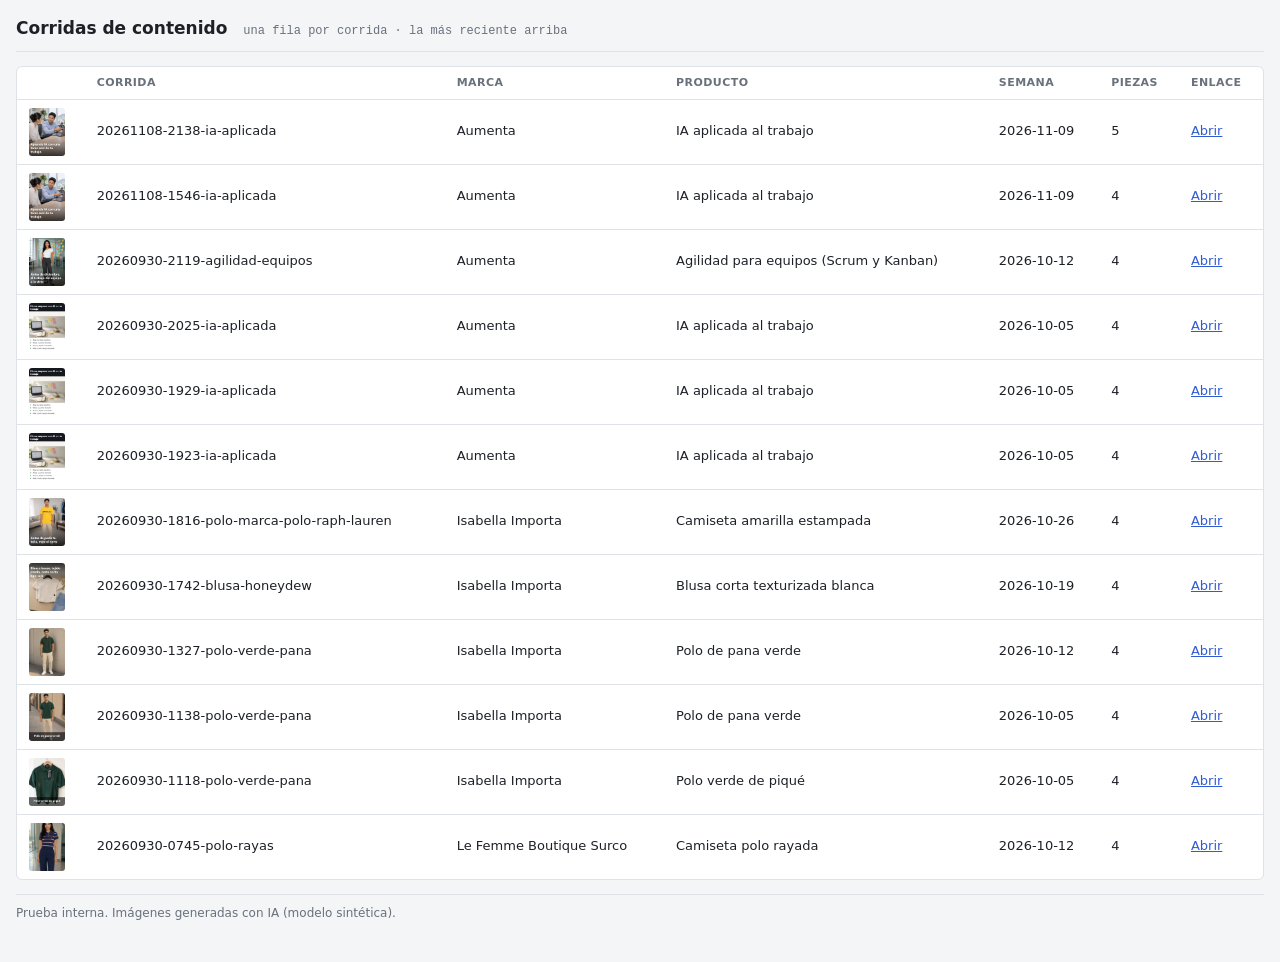
<file: index.html>
<!doctype html>
<html lang="es">
<head>
<meta charset="utf-8">
<meta name="viewport" content="width=device-width,initial-scale=1,viewport-fit=cover">
<meta name="robots" content="noindex">
<title>Corridas de contenido</title>
<link rel="stylesheet" href="assets/tablero.css">
</head>
<body>
<main class="app">
  <header class="top"><h1>Corridas de contenido</h1><span class="ruta">una fila por corrida · la más reciente arriba</span></header>
  <div class="tabla"><table>
    <thead><tr><th></th><th>Corrida</th><th>Marca</th><th>Producto</th><th>Semana</th><th>Piezas</th><th>Enlace</th></tr></thead>
    <tbody id="filas"><tr><td colspan="7">Cargando…</td></tr></tbody>
  </table></div>
  <footer class="pie">Prueba interna. Imágenes generadas con IA (modelo sintética).</footer>
</main>
<script>
fetch("corridas.json", { cache: "no-store" }).then((r) => r.json()).then((cs) => {
  const tb = document.getElementById("filas");
  tb.replaceChildren(...cs.map((c) => {
    const tr = document.createElement("tr");
    const celdas = [c.miniatura ? Object.assign(document.createElement("img"), { src: c.ruta + c.miniatura, alt: "" }) : "",
      c.corrida, c.marca, c.producto || "—", c.semana, c.piezas,
      Object.assign(document.createElement("a"), { href: c.ruta, textContent: "Abrir" })];
    for (const x of celdas) { const td = document.createElement("td"); td.append(x); tr.append(td); }
    return tr;
  }));
}).catch(() => { document.getElementById("filas").innerHTML = "<tr><td colspan='7'>No se pudo leer corridas.json</td></tr>"; });
</script>
</body>
</html>
</file>
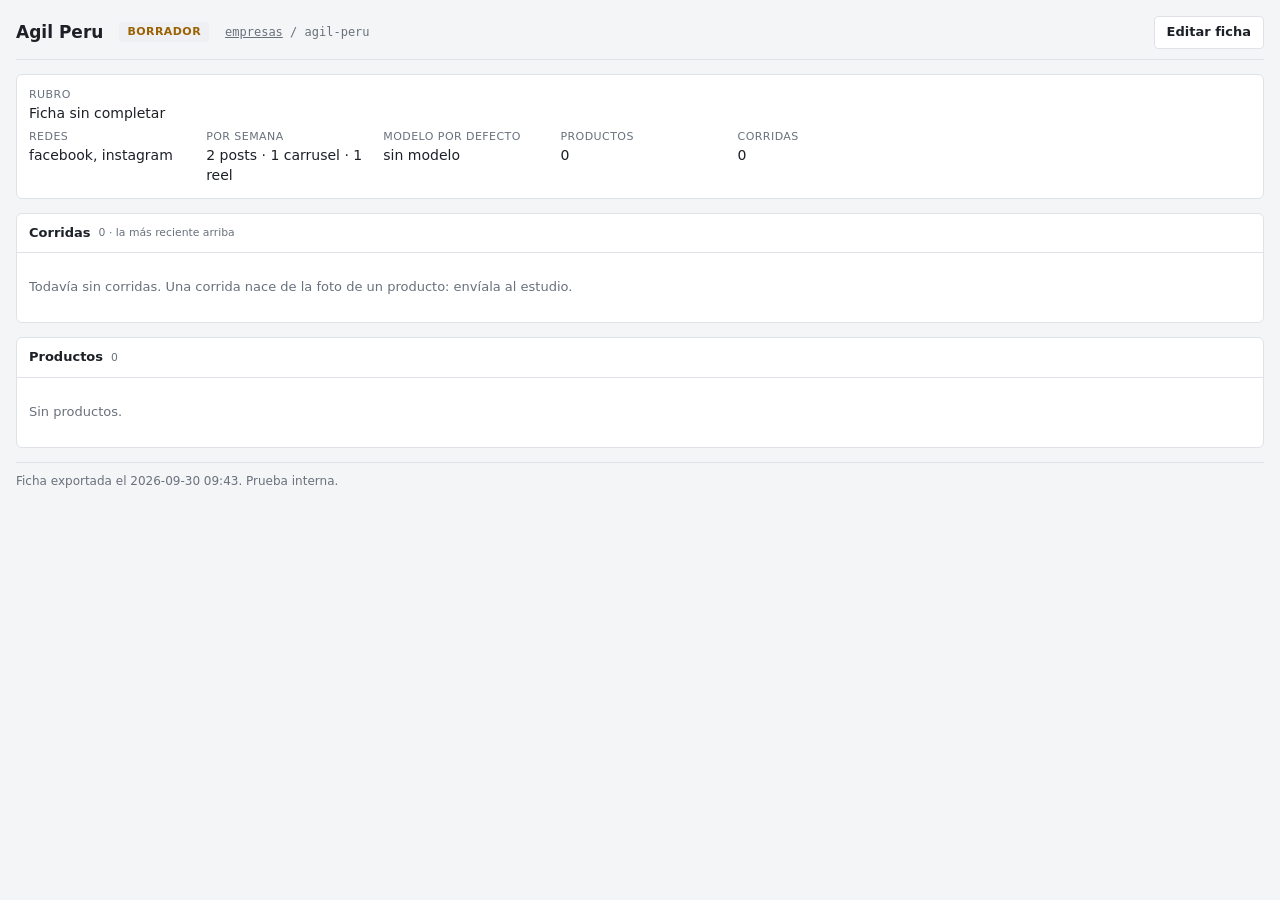
<file: empresas/agil-peru/index.html>
<!doctype html>
<html lang="es">
<head>
<meta charset="utf-8">
<meta name="viewport" content="width=device-width,initial-scale=1,viewport-fit=cover">
<meta name="robots" content="noindex">
<title>Ficha de empresa</title>
<link rel="stylesheet" href="../../assets/tablero.css">
</head>
<body>
<main id="app" class="app" data-pagina="empresa"></main>
<script src="../../assets/empresa.js"></script>
</body>
</html>
</file>
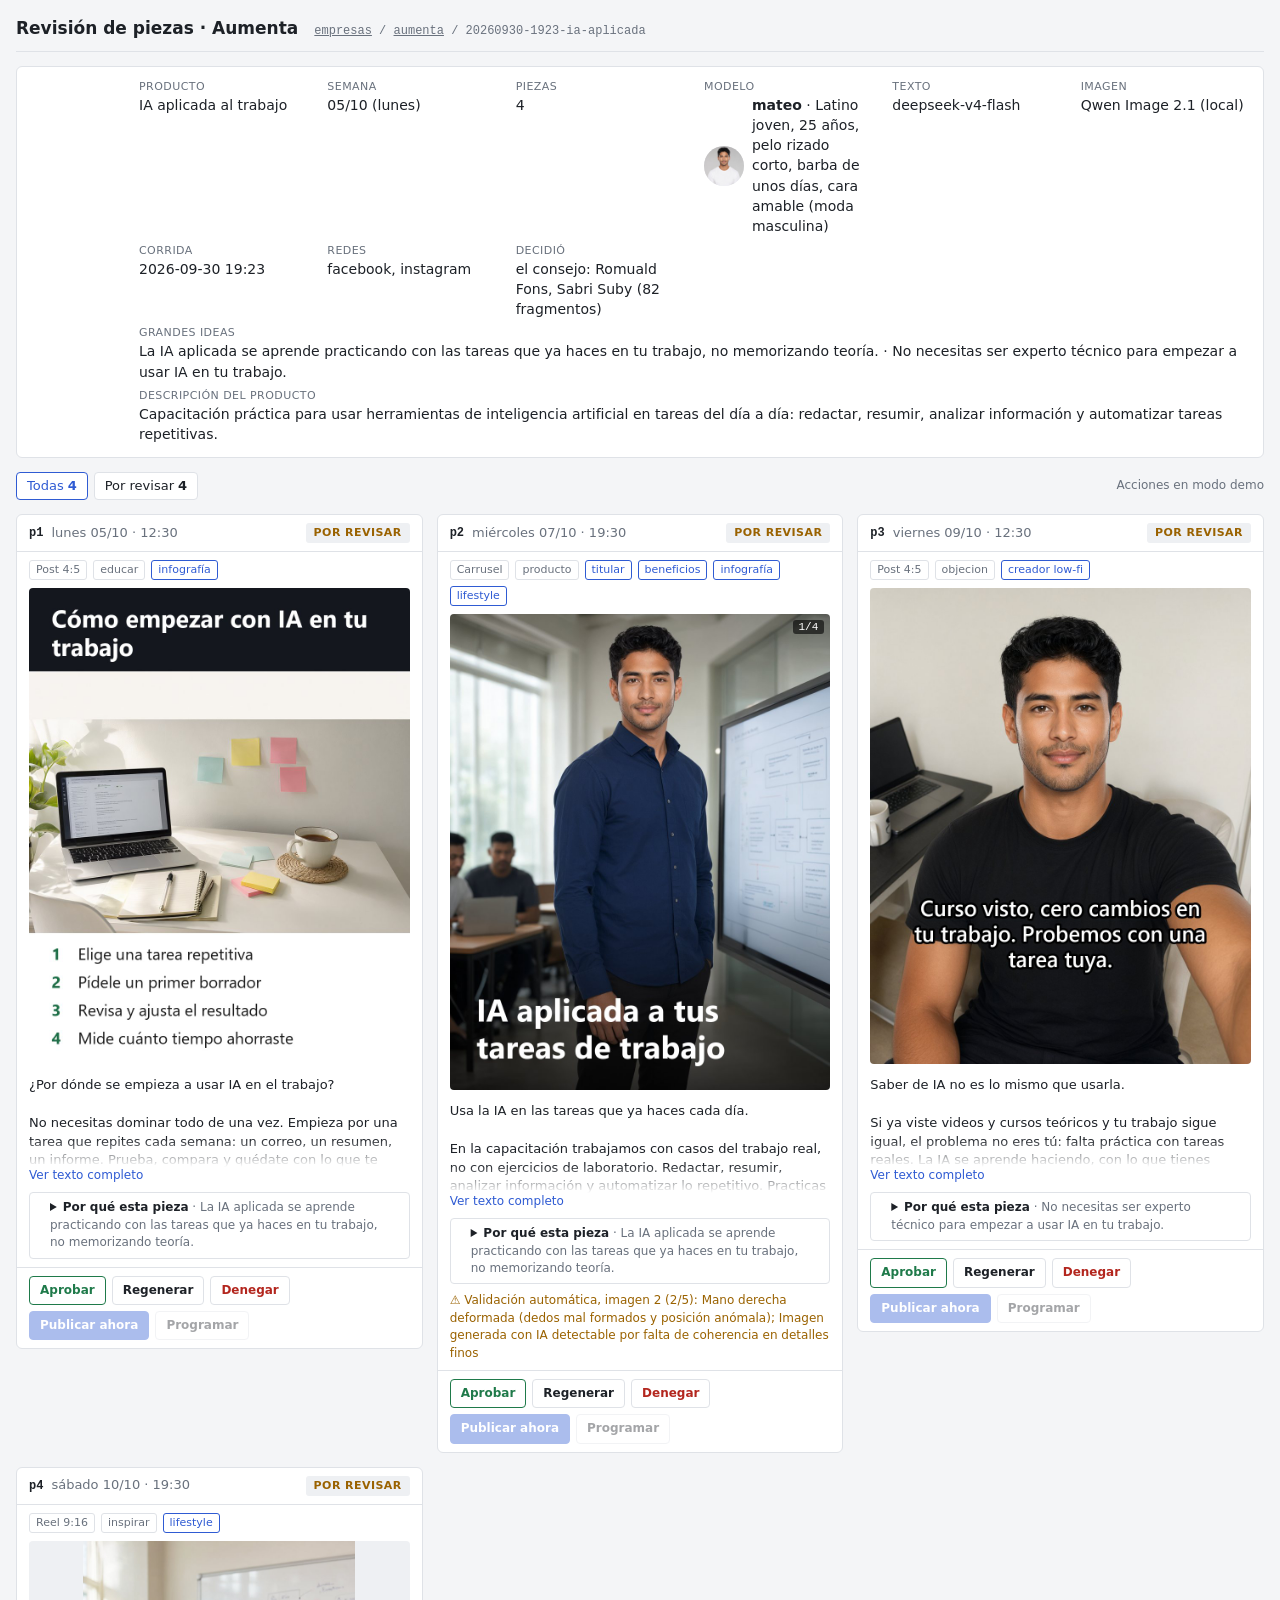
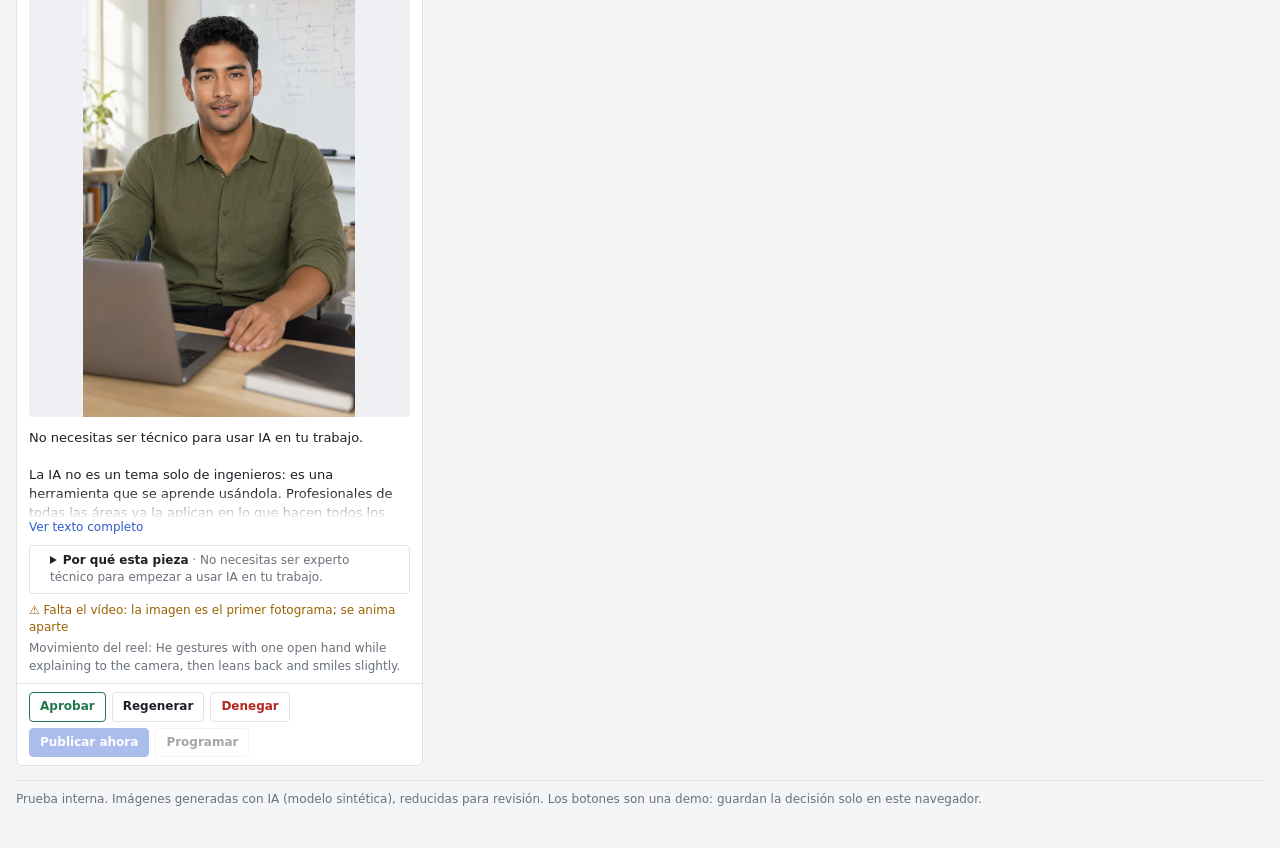
<file: corridas/aumenta/20260930-1923-ia-aplicada/index.html>
<!doctype html>
<html lang="es">
<head>
<meta charset="utf-8">
<meta name="viewport" content="width=device-width,initial-scale=1,viewport-fit=cover">
<meta name="robots" content="noindex">
<title>Revisión de piezas</title>
<link rel="stylesheet" href="../../../assets/tablero.css">
</head>
<body>
<main id="app" class="app"></main>
<script src="../../../assets/tablero.js"></script>
</body>
</html>
</file>
<file: assets/tablero.css>
/* Plantilla del tablero de revisión. Fuente: herramientas/plantilla_tablero/ (no editar en el repo de publicaciones).
   Estilo de panel de control: neutro, denso, sin adornos. Las piezas son lo único con color propio. */
:root {
  --bg: #f4f5f7; --panel: #ffffff; --fg: #1d2127; --muted: #69717d; --line: #dfe2e7; --soft: #eef0f3;
  --accent: #2f5bd3; --ok: #1f7a4a; --warn: #9a6200; --bad: #b3261e; --info: #5b4bc4;
  --mono: ui-monospace, "Cascadia Mono", Consolas, monospace;
  --sans: "Segoe UI", system-ui, -apple-system, Roboto, sans-serif;
}
@media (prefers-color-scheme: dark) { :root:not([data-theme="light"]) {
  --bg: #121418; --panel: #1b1e24; --fg: #e6e8eb; --muted: #9aa2ad; --line: #2c3139; --soft: #23272e;
  --accent: #7c9cff; --ok: #5cc98b; --warn: #e5b04a; --bad: #f2837b; --info: #a99bff; color-scheme: dark } }
:root[data-theme="dark"] {
  --bg: #121418; --panel: #1b1e24; --fg: #e6e8eb; --muted: #9aa2ad; --line: #2c3139; --soft: #23272e;
  --accent: #7c9cff; --ok: #5cc98b; --warn: #e5b04a; --bad: #f2837b; --info: #a99bff; color-scheme: dark }

* { box-sizing: border-box; }
[hidden] { display: none !important; }
body { margin: 0; background: var(--bg); color: var(--fg); font: 14px/1.45 var(--sans); }
.app { max-width: 1320px; margin: 0 auto; padding-inline: 16px; padding-block: 16px 40px; display: grid; grid-template-columns: minmax(0, 1fr); gap: 14px; }
.app > * { min-width: 0; }
a { color: var(--accent); }

/* barra superior */
.top { display: flex; flex-wrap: wrap; align-items: baseline; gap: 6px 16px; border-bottom: 1px solid var(--line); padding-bottom: 10px; }
.top h1 { font-size: 17px; font-weight: 600; margin: 0; }
.top .ruta { font: 12px var(--mono); color: var(--muted); }
.top .ruta a { color: var(--muted); }

/* resumen de la corrida */
.resumen { display: grid; grid-template-columns: 96px minmax(0, 1fr); gap: 14px; background: var(--panel); border: 1px solid var(--line); border-radius: 6px; padding: 12px; }
.resumen img { width: 96px; aspect-ratio: 3/4; object-fit: cover; border-radius: 4px; background: var(--soft); }
.kv { display: grid; grid-template-columns: repeat(auto-fill, minmax(min(100%, 150px), 1fr)); gap: 6px 18px; margin: 0; }
.kv div { min-width: 0; } .kv dt { font-size: 11px; color: var(--muted); text-transform: uppercase; letter-spacing: .04em; }
.kv dd { margin: 0; overflow-wrap: anywhere; font-variant-numeric: tabular-nums; }
.kv .ancho { grid-column: 1 / -1; }
@media (max-width: 520px) { .resumen { grid-template-columns: minmax(0, 1fr); } .resumen img { width: 120px; } }

/* filtros y contadores */
.barra { display: flex; flex-wrap: wrap; gap: 6px; align-items: center; }
.filtro { font: inherit; font-size: 13px; border: 1px solid var(--line); background: var(--panel); color: var(--fg); border-radius: 4px; padding: 4px 10px; cursor: pointer; }
.filtro[aria-pressed="true"] { border-color: var(--accent); color: var(--accent); }
.filtro b { font-variant-numeric: tabular-nums; margin-left: 4px; }
.aviso-demo { margin-left: auto; font-size: 12px; color: var(--muted); }

/* piezas */
.piezas { display: grid; grid-template-columns: repeat(auto-fill, minmax(min(100%, 320px), 1fr)); gap: 14px; align-items: start; }
.pieza { background: var(--panel); border: 1px solid var(--line); border-radius: 6px; display: grid; min-width: 0; }
.pieza > * { padding-inline: 12px; }
.cab { display: flex; align-items: center; gap: 8px; padding-block: 8px; border-bottom: 1px solid var(--line); font-size: 13px; }
.cab .id { font: 600 12px var(--mono); }
.cab .cuando { font-variant-numeric: tabular-nums; color: var(--muted); }
.estado { margin-left: auto; font-size: 11px; font-weight: 600; text-transform: uppercase; letter-spacing: .04em; padding: 2px 8px; border-radius: 3px; background: var(--soft); color: var(--muted); }
.estado.generado { color: var(--warn); } .estado.aprobado, .estado.exportado { color: var(--ok); }
.estado.rehacer { color: var(--info); } .estado.denegado { color: var(--bad); } .estado.programado, .estado.publicado { color: var(--accent); }
.etq { display: flex; gap: 6px; flex-wrap: wrap; padding-block: 8px 0; }
.etq span { font-size: 11px; border: 1px solid var(--line); border-radius: 3px; padding: 1px 6px; color: var(--muted); }

.media { position: relative; padding-block: 8px; }
.pista { display: flex; gap: 6px; overflow-x: auto; scroll-snap-type: x mandatory; }
.pista img { flex: 0 0 100%; max-width: 100%; scroll-snap-align: start; border-radius: 4px; display: block; background: var(--soft); }
/* todas las piezas ocupan el mismo alto (4:5); el reel se ve entero, con bandas */
.reel .pista img, .story .pista img { aspect-ratio: 4/5; object-fit: contain; }
.contador { position: absolute; top: 14px; right: 18px; font: 11px var(--mono); background: rgb(0 0 0 / .6); color: #fff; padding: 1px 6px; border-radius: 3px; }

.texto { white-space: pre-wrap; overflow-wrap: anywhere; font-size: 13px; padding-block: 4px 8px; }
.texto.cerrado { max-height: 7.3em; overflow: hidden; -webkit-mask-image: linear-gradient(#000 70%, transparent); mask-image: linear-gradient(#000 70%, transparent); }
.mas { font: inherit; font-size: 12px; background: none; border: 0; color: var(--accent); cursor: pointer; justify-self: start; padding-block: 0 8px; }
.avisos { display: grid; gap: 4px; padding-block: 0 8px; }
.avisos p { margin: 0; font-size: 12px; color: var(--warn); }
.avisos p.info { color: var(--muted); }

.acciones { display: flex; flex-wrap: wrap; gap: 6px; border-top: 1px solid var(--line); padding-block: 8px; }
.acciones button { font: inherit; font-size: 12px; font-weight: 600; border-radius: 4px; padding: 5px 10px; cursor: pointer; border: 1px solid var(--line); background: var(--panel); color: var(--fg); }
.acciones .aprobar { border-color: var(--ok); color: var(--ok); }
.acciones .denegar { color: var(--bad); }
.acciones .publicar { background: var(--accent); border-color: var(--accent); color: var(--panel); }
.acciones button:disabled { opacity: .4; cursor: default; }
.acciones .sep { flex: 1; }
button:focus-visible, a:focus-visible { outline: 2px solid var(--accent); outline-offset: 2px; }
.prog { display: flex; gap: 6px; align-items: center; flex-wrap: wrap; padding-block: 0 8px; font-size: 12px; }
.prog input { font: inherit; font-size: 12px; background: var(--panel); color: var(--fg); border: 1px solid var(--line); border-radius: 4px; padding: 3px 6px; }

.toast { position: fixed; left: 50%; bottom: calc(16px + env(safe-area-inset-bottom, 0px)); transform: translateX(-50%); background: var(--fg); color: var(--bg); font-size: 13px; padding: 8px 14px; border-radius: 4px; }
.pie { font-size: 12px; color: var(--muted); border-top: 1px solid var(--line); padding-top: 10px; }

/* índice de corridas */
.tabla { overflow-x: auto; background: var(--panel); border: 1px solid var(--line); border-radius: 6px; }
table { border-collapse: collapse; width: 100%; font-size: 13px; }
th, td { text-align: left; padding: 8px 12px; border-bottom: 1px solid var(--line); white-space: nowrap; font-variant-numeric: tabular-nums; }
th { font-size: 11px; text-transform: uppercase; letter-spacing: .04em; color: var(--muted); font-weight: 600; }
tr:last-child td { border-bottom: 0; }
td img { width: 36px; height: 48px; object-fit: cover; border-radius: 3px; vertical-align: middle; }

/* ---- empresas y ficha editable ---- */
.chip { font-size: 11px; font-weight: 600; text-transform: uppercase; letter-spacing: .04em; padding: 2px 8px; border-radius: 3px; background: var(--soft); color: var(--muted); }
.chip.activa { color: var(--ok); } .chip.borrador { color: var(--warn); } .chip.pausada { color: var(--muted); }
td.corto { white-space: normal; min-width: 220px; max-width: 420px; color: var(--muted); }
.btn { font: inherit; font-size: 13px; font-weight: 600; border-radius: 4px; padding: 6px 12px; cursor: pointer; border: 1px solid var(--line); background: var(--panel); color: var(--fg); }
.btn.prim { background: var(--accent); border-color: var(--accent); color: var(--panel); }
.btn:disabled { opacity: .4; cursor: default; }
.btn:focus-visible { outline: 2px solid var(--accent); outline-offset: 2px; }
.cols { display: grid; grid-template-columns: minmax(0, 1fr) 340px; gap: 14px; align-items: start; }
@media (max-width: 900px) { .cols { grid-template-columns: minmax(0, 1fr); } }
.panel { background: var(--panel); border: 1px solid var(--line); border-radius: 6px; min-width: 0; }
.panel > h2 { font-size: 13px; font-weight: 600; margin: 0; padding: 10px 12px; border-bottom: 1px solid var(--line); display: flex; gap: 8px; align-items: center; }
.panel > h2 small { font-weight: 400; color: var(--muted); }
.campos { display: grid; grid-template-columns: repeat(auto-fill, minmax(min(100%, 260px), 1fr)); gap: 12px 16px; padding: 12px; }
.campo { display: grid; gap: 4px; min-width: 0; align-content: start; }
.campo.ancho { grid-column: 1 / -1; }
.campo label, .campo .lbl { font-size: 11px; text-transform: uppercase; letter-spacing: .04em; color: var(--muted); font-weight: 600; }
.campo .ayuda { font-size: 12px; color: var(--muted); }
.campo input[type=text], .campo input[type=number], .campo input[type=time], .campo select, .campo textarea {
  font: inherit; font-size: 13px; width: 100%; background: var(--bg); color: var(--fg); border: 1px solid var(--line); border-radius: 4px; padding: 6px 8px; }
.campo textarea { resize: vertical; min-height: 64px; }
.campo input:focus, .campo select:focus, .campo textarea:focus { outline: 2px solid var(--accent); outline-offset: -1px; }
.campo.cambiado input, .campo.cambiado select, .campo.cambiado textarea, .campo.cambiado .grupo { border-color: var(--warn); box-shadow: inset 3px 0 0 var(--warn); }
.grupo { display: flex; flex-wrap: wrap; gap: 8px 14px; border: 1px solid transparent; border-radius: 4px; padding: 4px 0; font-size: 13px; }
.grupo label { display: flex; gap: 6px; align-items: center; text-transform: none; letter-spacing: 0; font-size: 13px; color: var(--fg); font-weight: 400; }
.grupo input[type=number] { width: 64px; }
.prod { display: grid; grid-template-columns: 72px minmax(0, 1fr); gap: 12px; padding: 12px; border-top: 1px solid var(--line); }
.prod:first-of-type { border-top: 0; }
.prod img { width: 72px; aspect-ratio: 3/4; object-fit: cover; border-radius: 4px; background: var(--soft); }
.prod .campos { padding: 0; }
.vacio { padding: 12px; color: var(--muted); font-size: 13px; }
.lateral { position: sticky; top: calc(12px + env(safe-area-inset-top, 0px)); display: grid; gap: 14px; }
.export { display: grid; gap: 10px; padding: 12px; font-size: 13px; }
.export .fila { display: flex; gap: 6px; flex-wrap: wrap; }
.export pre { margin: 0; max-height: 280px; overflow: auto; font: 11px/1.45 var(--mono); background: var(--bg); border: 1px solid var(--line); border-radius: 4px; padding: 8px; white-space: pre-wrap; overflow-wrap: anywhere; }
.export p { margin: 0; color: var(--muted); }
.lista-c { display: grid; }
.lista-c a { display: flex; justify-content: space-between; gap: 8px; padding: 8px 12px; border-top: 1px solid var(--line); text-decoration: none; color: var(--fg); font-size: 13px; font-variant-numeric: tabular-nums; }
.lista-c a:first-child { border-top: 0; } .lista-c a span { color: var(--muted); }
.lista-c a:hover { background: var(--soft); }
.nueva { display: grid; gap: 12px; }

/* ---- modelos sintéticas ---- */
.modelos { display: grid; gap: 6px; }
.modelo { display: flex; gap: 8px; align-items: center; }
.modelo img { width: 40px; height: 40px; border-radius: 50%; object-fit: cover; object-position: top; flex: 0 0 auto; }
.caras { display: grid; gap: 10px; padding: 12px; }
.caras figure { margin: 0; display: grid; grid-template-columns: 56px minmax(0, 1fr); gap: 10px; align-items: center; font-size: 12px; }
.caras img { width: 56px; height: 56px; border-radius: 4px; object-fit: cover; object-position: top; }
.caras figcaption { display: grid; } .caras figcaption span { color: var(--muted); }
.lista-c a { justify-content: flex-start; align-items: center; }
.lista-c a img { width: 36px; height: 45px; object-fit: cover; border-radius: 3px; flex: 0 0 auto; }
.lista-c .c-txt { display: grid; min-width: 0; color: var(--fg); }

/* ---- página de empresa: corridas primero ---- */
.resumen.sin-foto { grid-template-columns: minmax(0, 1fr); }
.tabla.plana { border: 0; border-radius: 0; background: none; }
.prods-mini { display: grid; grid-template-columns: repeat(auto-fill, minmax(min(100%, 240px), 1fr)); gap: 12px; padding: 12px; }
.prods-mini figure { margin: 0; display: grid; grid-template-columns: 48px minmax(0, 1fr); gap: 10px; align-items: center; font-size: 13px; }
.prods-mini img { width: 48px; height: 64px; object-fit: cover; border-radius: 3px; }
.prods-mini figcaption { display: grid; } .prods-mini figcaption span { color: var(--muted); font-size: 12px; }

/* ---- decisión del consejo por pieza ---- */
.etq .creativo { color: var(--accent); border-color: var(--accent); }
.porque { margin-inline: 12px; margin-block: 0 8px; border: 1px solid var(--line); border-radius: 4px; font-size: 12px; }
.porque summary { cursor: pointer; padding: 6px 8px; font-weight: 600; }
.porque summary span { font-weight: 400; color: var(--muted); }
.porque dl { display: grid; grid-template-columns: max-content minmax(0, 1fr); gap: 2px 10px; margin: 0; padding: 4px 8px; }
.porque dt { color: var(--muted); } .porque dd { margin: 0; overflow-wrap: anywhere; }
.porque ul { margin: 0; padding: 4px 8px 8px 26px; display: grid; gap: 4px; }
.porque a { color: var(--accent); } .porque .sin { color: var(--muted); font-style: italic; }
</file>
